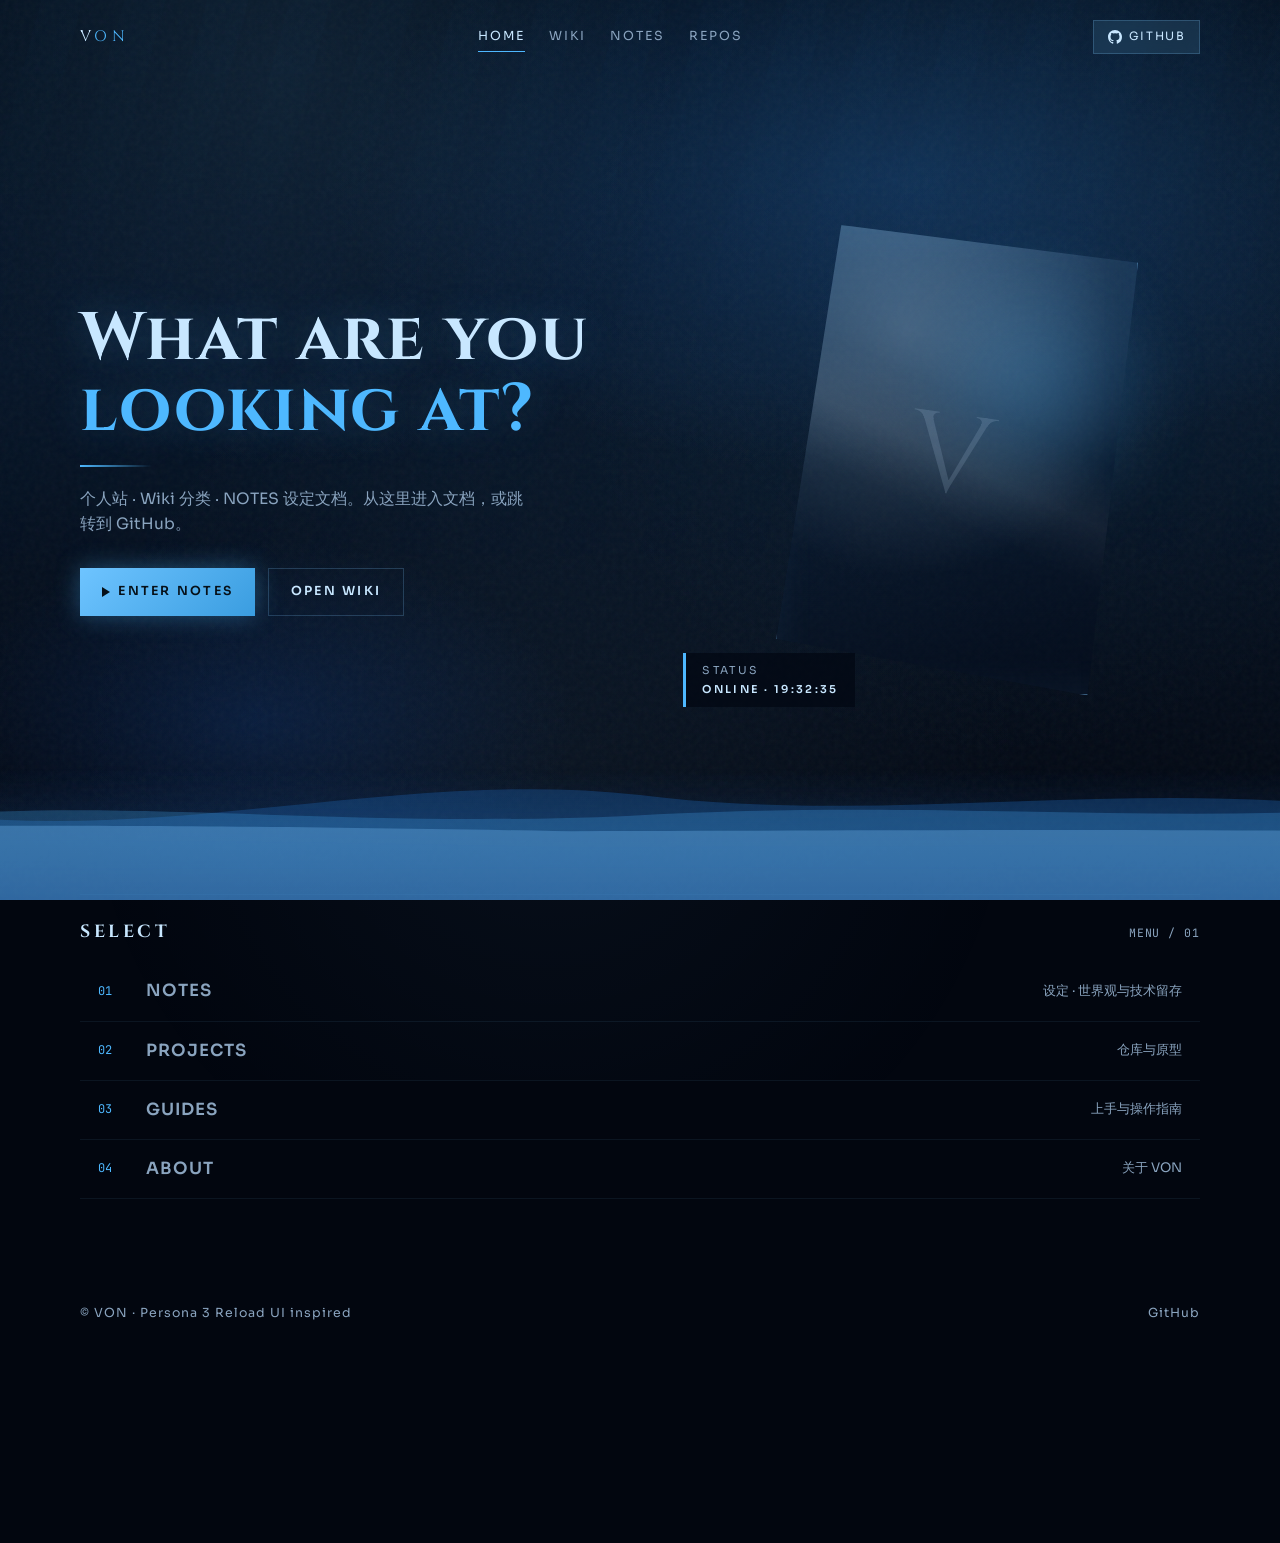
<file: index.html>
<!DOCTYPE html>
<html lang="zh-CN">
<head>
  <meta charset="UTF-8" />
  <meta name="viewport" content="width=device-width, initial-scale=1" />
  <title>VON</title>
  <meta name="description" content="VON — personal site, notes, and GitHub." />
  <link rel="preconnect" href="https://fonts.googleapis.com" />
  <link rel="preconnect" href="https://fonts.gstatic.com" crossorigin />
  <link href="https://fonts.googleapis.com/css2?family=Cinzel:wght@500;700&family=JetBrains+Mono:wght@400;500&family=Sora:wght@400;500;600&display=swap" rel="stylesheet" />
  <link rel="stylesheet" href="assets/css/main.css" />
</head>
<body>
  <div class="sea" aria-hidden="true">
    <div class="sea__caustic"></div>
    <div class="sea__rays"></div>
    <div class="sea__noise"></div>
  </div>
  <div class="bubbles" aria-hidden="true"></div>

  <div class="shell">
    <header class="topbar">
      <a class="topbar__mark" href="index.html">V<span>ON</span></a>
      <nav class="topbar__nav" aria-label="主导航">
        <a href="index.html" aria-current="page">Home</a>
        <a href="wiki/index.html">Wiki</a>
        <a href="wiki/notes.html">NOTES</a>
        <a href="https://github.com/SodaSolas" target="_blank" rel="noopener">Repos</a>
      </nav>
      <a class="topbar__gh" href="https://github.com/SodaSolas" target="_blank" rel="noopener">
        <svg viewBox="0 0 16 16" aria-hidden="true"><path d="M8 0C3.58 0 0 3.58 0 8c0 3.54 2.29 6.53 5.47 7.59.4.07.55-.17.55-.38 0-.19-.01-.82-.01-1.49-2.01.37-2.53-.49-2.69-.94-.09-.23-.48-.94-.82-1.13-.28-.15-.68-.52-.01-.53.63-.01 1.08.58 1.23.82.72 1.21 1.87.87 2.33.66.07-.52.28-.87.51-1.07-1.78-.2-3.64-.89-3.64-3.95 0-.87.31-1.59.82-2.15-.08-.2-.36-1.02.08-2.12 0 0 .67-.21 2.2.82a7.57 7.57 0 0 1 4 0c1.53-1.04 2.2-.82 2.2-.82.44 1.1.16 1.92.08 2.12.51.56.82 1.27.82 2.15 0 3.07-1.87 3.75-3.65 3.95.29.25.54.73.54 1.48 0 1.07-.01 1.93-.01 2.2 0 .21.15.46.55.38A8.01 8.01 0 0 0 16 8c0-4.42-3.58-8-8-8z"/></svg>
        GitHub
      </a>
    </header>

    <main>
      <section class="hero">
        <div>
          <h1 class="hero__brand">What are you<br /><em>looking at?</em></h1>
          <div class="hero__line" aria-hidden="true"></div>
          <p class="hero__sub">个人站 · Wiki 分类 · NOTES 设定文档。从这里进入文档，或跳转到 GitHub。</p>
          <div class="hero__cta">
            <a class="btn btn--primary" href="wiki/notes.html">
              <span class="btn__tri" aria-hidden="true"></span>
              Enter NOTES
            </a>
            <a class="btn btn--ghost" href="wiki/index.html">Open Wiki</a>
          </div>
        </div>

        <div class="shard" aria-hidden="true">
          <div class="shard__glow"></div>
          <div class="shard__frame">
            <div class="shard__portrait">V</div>
          </div>
          <div class="shard__label">
            Status
            <strong>ONLINE · <span data-clock>--:--:--</span></strong>
          </div>
        </div>
      </section>

      <section class="menu-strip" aria-label="快捷入口">
        <div class="menu-strip__head">
          <h2 class="menu-strip__title">Select</h2>
          <span class="menu-strip__meta">MENU / 01</span>
        </div>
        <ul class="menu-list">
          <li>
            <a href="wiki/notes.html">
              <span class="menu-list__idx">01</span>
              <span class="menu-list__name">NOTES</span>
              <span class="menu-list__desc">设定 · 世界观与技术留存</span>
            </a>
          </li>
          <li>
            <a href="wiki/projects.html">
              <span class="menu-list__idx">02</span>
              <span class="menu-list__name">Projects</span>
              <span class="menu-list__desc">仓库与原型</span>
            </a>
          </li>
          <li>
            <a href="wiki/guides.html">
              <span class="menu-list__idx">03</span>
              <span class="menu-list__name">Guides</span>
              <span class="menu-list__desc">上手与操作指南</span>
            </a>
          </li>
          <li>
            <a href="wiki/about.html">
              <span class="menu-list__idx">04</span>
              <span class="menu-list__name">About</span>
              <span class="menu-list__desc">关于 VON</span>
            </a>
          </li>
        </ul>
      </section>
    </main>

    <footer class="footer">
      <span>© VON · Persona 3 Reload UI inspired</span>
      <a href="https://github.com/SodaSolas" target="_blank" rel="noopener">GitHub</a>
    </footer>
  </div>

  <script src="assets/js/main.js"></script>
</body>
</html>
</file>
<file: assets/css/main.css>
/* VON — P3 Reload–inspired personal site */
:root {
  --void: #02060f;
  --abyss: #06101f;
  --depth: #0a1a33;
  --tide: #12355c;
  --foam: #7ec8ff;
  --cyan: #4eb8ff;
  --ice: #c8e7ff;
  --glass: rgba(126, 200, 255, 0.12);
  --glass-strong: rgba(126, 200, 255, 0.22);
  --ink: #061018;
  --mute: #8aa4bf;
  --warn: #ff5a6a;
  --gold: #e8d48b;
  --font-display: "Cinzel", "Times New Roman", serif;
  --font-ui: "Sora", "Segoe UI", sans-serif;
  --font-mono: "JetBrains Mono", ui-monospace, monospace;
  --ease: cubic-bezier(0.22, 1, 0.36, 1);
}

*,
*::before,
*::after {
  box-sizing: border-box;
}

html {
  scroll-behavior: smooth;
}

body {
  margin: 0;
  min-height: 100vh;
  color: var(--ice);
  font-family: var(--font-ui);
  font-weight: 400;
  line-height: 1.55;
  background: var(--void);
  overflow-x: hidden;
}

a {
  color: var(--cyan);
  text-decoration: none;
  transition: color 0.25s var(--ease);
}

a:hover {
  color: var(--ice);
}

img {
  max-width: 100%;
  display: block;
}

/* —— Atmosphere —— */
.sea {
  position: fixed;
  inset: 0;
  z-index: -2;
  background:
    radial-gradient(ellipse 80% 60% at 70% 20%, rgba(30, 90, 160, 0.35), transparent 55%),
    radial-gradient(ellipse 50% 40% at 20% 80%, rgba(10, 40, 90, 0.5), transparent 50%),
    linear-gradient(180deg, #03101f 0%, #061528 40%, #02060f 100%);
}

.sea__caustic {
  position: absolute;
  inset: -20%;
  background:
    radial-gradient(circle at 30% 20%, rgba(126, 200, 255, 0.08), transparent 25%),
    radial-gradient(circle at 70% 40%, rgba(78, 184, 255, 0.06), transparent 30%),
    radial-gradient(circle at 45% 75%, rgba(126, 200, 255, 0.05), transparent 35%);
  animation: drift 18s ease-in-out infinite alternate;
  pointer-events: none;
}

.sea__rays {
  position: absolute;
  inset: 0;
  background: repeating-linear-gradient(
    105deg,
    transparent 0,
    transparent 40px,
    rgba(126, 200, 255, 0.015) 40px,
    rgba(126, 200, 255, 0.015) 80px
  );
  mask-image: linear-gradient(180deg, rgba(0, 0, 0, 0.7), transparent 75%);
  animation: shimmer 12s linear infinite;
  pointer-events: none;
}

.sea__noise {
  position: absolute;
  inset: 0;
  opacity: 0.04;
  background-image: url("data:image/svg+xml,%3Csvg viewBox='0 0 200 200' xmlns='http://www.w3.org/2000/svg'%3E%3Cfilter id='n'%3E%3CfeTurbulence type='fractalNoise' baseFrequency='0.85' numOctaves='4' stitchTiles='stitch'/%3E%3C/filter%3E%3Crect width='100%25' height='100%25' filter='url(%23n)'/%3E%3C/svg%3E");
  pointer-events: none;
}

@keyframes drift {
  from { transform: translate3d(-2%, -1%, 0) scale(1); }
  to { transform: translate3d(2%, 2%, 0) scale(1.05); }
}

@keyframes shimmer {
  from { transform: translateX(0); }
  to { transform: translateX(-80px); }
}

/* —— Bubbles —— */
.bubbles {
  position: fixed;
  inset: 0;
  z-index: -1;
  pointer-events: none;
  overflow: hidden;
}

.bubbles span {
  position: absolute;
  bottom: -40px;
  width: 8px;
  height: 8px;
  border-radius: 50%;
  border: 1px solid rgba(126, 200, 255, 0.35);
  background: rgba(126, 200, 255, 0.06);
  animation: rise linear infinite;
}

@keyframes rise {
  0% { transform: translateY(0) scale(1); opacity: 0; }
  10% { opacity: 0.7; }
  100% { transform: translateY(-110vh) scale(1.4); opacity: 0; }
}

/* —— Shell —— */
.shell {
  width: min(1120px, calc(100% - 2.5rem));
  margin-inline: auto;
}

.topbar {
  display: flex;
  align-items: center;
  justify-content: space-between;
  padding: 1.25rem 0;
  position: relative;
  z-index: 10;
}

.topbar__mark {
  font-family: var(--font-display);
  font-size: 0.95rem;
  letter-spacing: 0.28em;
  text-transform: uppercase;
  color: var(--ice);
}

.topbar__mark span {
  color: var(--cyan);
}

.topbar__nav {
  display: flex;
  gap: 1.5rem;
  align-items: center;
}

.topbar__nav a {
  font-size: 0.78rem;
  letter-spacing: 0.16em;
  text-transform: uppercase;
  color: var(--mute);
  position: relative;
}

.topbar__nav a::after {
  content: "";
  position: absolute;
  left: 0;
  bottom: -0.35rem;
  width: 100%;
  height: 1px;
  background: var(--cyan);
  transform: scaleX(0);
  transform-origin: left;
  transition: transform 0.3s var(--ease);
}

.topbar__nav a:hover,
.topbar__nav a[aria-current="page"] {
  color: var(--ice);
}

.topbar__nav a:hover::after,
.topbar__nav a[aria-current="page"]::after {
  transform: scaleX(1);
}

.topbar__gh {
  display: inline-flex;
  align-items: center;
  gap: 0.45rem;
  padding: 0.45rem 0.85rem;
  border: 1px solid var(--glass-strong);
  background: var(--glass);
  color: var(--ice);
  font-size: 0.72rem;
  letter-spacing: 0.14em;
  text-transform: uppercase;
  backdrop-filter: blur(8px);
  transition: background 0.25s var(--ease), border-color 0.25s var(--ease), transform 0.25s var(--ease);
}

.topbar__gh:hover {
  background: var(--glass-strong);
  border-color: var(--cyan);
  color: var(--ice);
  transform: translateY(-1px);
}

.topbar__gh svg {
  width: 14px;
  height: 14px;
  fill: currentColor;
}

/* —— Hero —— */
.hero {
  display: grid;
  grid-template-columns: 1.05fr 0.95fr;
  gap: 2rem;
  align-items: center;
  min-height: calc(100vh - 5rem);
  padding-bottom: 3rem;
}

.hero__brand {
  font-family: var(--font-display);
  font-size: clamp(2.4rem, 5.5vw, 4.2rem);
  font-weight: 700;
  line-height: 1.05;
  letter-spacing: 0.02em;
  margin: 0 0 1.25rem;
  color: var(--ice);
  text-shadow: 0 0 40px rgba(78, 184, 255, 0.25);
  animation: rise-in 0.9s var(--ease) both;
}

.hero__brand em {
  font-style: normal;
  color: var(--cyan);
  display: inline;
}

.hero__line {
  width: 4.5rem;
  height: 2px;
  background: linear-gradient(90deg, var(--cyan), transparent);
  margin-bottom: 1.25rem;
  animation: rise-in 0.9s var(--ease) 0.1s both;
}

.hero__headline {
  margin: 0 0 0.75rem;
  font-size: clamp(1.05rem, 2vw, 1.35rem);
  font-weight: 500;
  letter-spacing: 0.04em;
  color: var(--ice);
  animation: rise-in 0.9s var(--ease) 0.15s both;
}

.hero__sub {
  margin: 0 0 2rem;
  max-width: 28rem;
  color: var(--mute);
  font-size: 0.98rem;
  animation: rise-in 0.9s var(--ease) 0.22s both;
}

.hero__cta {
  display: flex;
  flex-wrap: wrap;
  gap: 0.85rem;
  animation: rise-in 0.9s var(--ease) 0.3s both;
}

.btn {
  display: inline-flex;
  align-items: center;
  gap: 0.55rem;
  padding: 0.85rem 1.35rem;
  font-family: var(--font-ui);
  font-size: 0.78rem;
  font-weight: 600;
  letter-spacing: 0.18em;
  text-transform: uppercase;
  border: none;
  cursor: pointer;
  transition: transform 0.25s var(--ease), box-shadow 0.25s var(--ease), background 0.25s var(--ease);
}

.btn--primary {
  background: linear-gradient(135deg, #6ec4ff, #3a9de0);
  color: var(--ink);
  box-shadow: 0 0 24px rgba(78, 184, 255, 0.35);
}

.btn--primary:hover {
  transform: translateY(-2px);
  color: var(--ink);
  box-shadow: 0 0 36px rgba(78, 184, 255, 0.5);
}

.btn--ghost {
  background: transparent;
  color: var(--ice);
  border: 1px solid var(--glass-strong);
  backdrop-filter: blur(6px);
}

.btn--ghost:hover {
  border-color: var(--cyan);
  color: var(--ice);
  transform: translateY(-2px);
}

.btn__tri {
  width: 0;
  height: 0;
  border-style: solid;
  border-width: 5px 0 5px 8px;
  border-color: transparent transparent transparent currentColor;
}

@keyframes rise-in {
  from {
    opacity: 0;
    transform: translateY(18px);
  }
  to {
    opacity: 1;
    transform: translateY(0);
  }
}

/* —— Glass shard visual —— */
.shard {
  position: relative;
  height: min(68vh, 560px);
  animation: rise-in 1.1s var(--ease) 0.2s both;
}

.shard__frame {
  position: absolute;
  inset: 8% 12% 8% 18%;
  background:
    linear-gradient(160deg, rgba(126, 200, 255, 0.18), rgba(10, 30, 60, 0.2) 45%, rgba(4, 12, 28, 0.55)),
    linear-gradient(25deg, transparent 40%, rgba(255, 255, 255, 0.08) 50%, transparent 60%);
  clip-path: polygon(18% 0%, 100% 8%, 86% 100%, 0% 88%);
  border: 1px solid rgba(126, 200, 255, 0.35);
  box-shadow:
    0 0 60px rgba(78, 184, 255, 0.15),
    inset 0 0 40px rgba(126, 200, 255, 0.08);
  overflow: hidden;
}

.shard__frame::before {
  content: "";
  position: absolute;
  inset: -20%;
  background: radial-gradient(circle at 40% 30%, rgba(200, 231, 255, 0.25), transparent 45%);
  animation: drift 10s ease-in-out infinite alternate;
}

.shard__portrait {
  position: absolute;
  inset: 0;
  display: grid;
  place-items: center;
  font-family: var(--font-display);
  font-size: clamp(4rem, 10vw, 7rem);
  letter-spacing: 0.12em;
  color: rgba(200, 231, 255, 0.15);
  transform: rotate(8deg);
  user-select: none;
}

.shard__glow {
  position: absolute;
  width: 55%;
  height: 55%;
  right: 5%;
  top: 10%;
  background: radial-gradient(circle, rgba(78, 184, 255, 0.35), transparent 65%);
  filter: blur(30px);
  animation: pulse 5s ease-in-out infinite;
}

.shard__label {
  position: absolute;
  left: 0;
  bottom: 6%;
  padding: 0.55rem 1rem;
  background: rgba(2, 8, 18, 0.72);
  border-left: 3px solid var(--cyan);
  font-size: 0.68rem;
  letter-spacing: 0.22em;
  text-transform: uppercase;
  color: var(--mute);
  backdrop-filter: blur(8px);
}

.shard__label strong {
  display: block;
  color: var(--ice);
  font-weight: 600;
  margin-top: 0.15rem;
}

@keyframes pulse {
  0%, 100% { opacity: 0.55; transform: scale(1); }
  50% { opacity: 1; transform: scale(1.08); }
}

/* —— Menu strip (P3-like) —— */
.menu-strip {
  margin: 0 0 4.5rem;
  padding: 1.5rem 0 0;
  border-top: 1px solid var(--glass);
}

.menu-strip__head {
  display: flex;
  justify-content: space-between;
  align-items: baseline;
  margin-bottom: 1rem;
}

.menu-strip__title {
  margin: 0;
  font-family: var(--font-display);
  font-size: 1.1rem;
  letter-spacing: 0.2em;
  text-transform: uppercase;
}

.menu-strip__meta {
  font-family: var(--font-mono);
  font-size: 0.72rem;
  color: var(--mute);
  letter-spacing: 0.08em;
}

.menu-list {
  list-style: none;
  margin: 0;
  padding: 0;
}

.menu-list li a {
  display: grid;
  grid-template-columns: auto 1fr auto;
  gap: 1rem;
  align-items: center;
  padding: 1rem 1.1rem;
  color: var(--mute);
  border-bottom: 1px solid rgba(126, 200, 255, 0.08);
  position: relative;
  overflow: hidden;
  transition: color 0.25s var(--ease), padding-left 0.3s var(--ease);
}

.menu-list li a::before {
  content: "";
  position: absolute;
  inset: 0 auto 0 0;
  width: 0;
  background: linear-gradient(90deg, rgba(78, 184, 255, 0.22), transparent);
  transition: width 0.35s var(--ease);
}

.menu-list li a:hover,
.menu-list li a:focus-visible {
  color: var(--ink);
  padding-left: 1.5rem;
}

.menu-list li a:hover::before,
.menu-list li a:focus-visible::before {
  width: 100%;
}

.menu-list__idx {
  font-family: var(--font-mono);
  font-size: 0.75rem;
  color: var(--cyan);
  min-width: 2rem;
}

.menu-list__name {
  font-size: 1.05rem;
  font-weight: 600;
  letter-spacing: 0.06em;
  text-transform: uppercase;
  position: relative;
  z-index: 1;
}

.menu-list__desc {
  font-size: 0.82rem;
  position: relative;
  z-index: 1;
  text-align: right;
}

.menu-list li a:hover .menu-list__name,
.menu-list li a:hover .menu-list__desc,
.menu-list li a:hover .menu-list__idx {
  color: inherit;
}

/* —— Page sections —— */
.page-head {
  padding: 2.5rem 0 2rem;
  animation: rise-in 0.7s var(--ease) both;
}

.page-head__kicker {
  margin: 0 0 0.6rem;
  font-size: 0.72rem;
  letter-spacing: 0.28em;
  text-transform: uppercase;
  color: var(--cyan);
}

.page-head h1 {
  margin: 0 0 0.75rem;
  font-family: var(--font-display);
  font-size: clamp(2rem, 5vw, 3.2rem);
  letter-spacing: 0.08em;
  line-height: 1.1;
}

.page-head p {
  margin: 0;
  max-width: 36rem;
  color: var(--mute);
}

.wiki-grid {
  display: grid;
  grid-template-columns: repeat(2, 1fr);
  gap: 1.25rem;
  margin-bottom: 4rem;
}

.wiki-cat {
  display: block;
  padding: 1.5rem 1.4rem 1.35rem;
  background: linear-gradient(145deg, rgba(18, 53, 92, 0.35), rgba(6, 16, 31, 0.6));
  border: 1px solid rgba(126, 200, 255, 0.18);
  color: inherit;
  position: relative;
  overflow: hidden;
  transition: border-color 0.3s var(--ease), transform 0.3s var(--ease), box-shadow 0.3s var(--ease);
  animation: rise-in 0.7s var(--ease) both;
}

.wiki-cat:nth-child(1) { animation-delay: 0.05s; }
.wiki-cat:nth-child(2) { animation-delay: 0.12s; }
.wiki-cat:nth-child(3) { animation-delay: 0.18s; }
.wiki-cat:nth-child(4) { animation-delay: 0.24s; }

.wiki-cat::after {
  content: "";
  position: absolute;
  top: 0;
  right: 0;
  width: 48px;
  height: 48px;
  background: linear-gradient(135deg, transparent 50%, rgba(78, 184, 255, 0.25) 50%);
}

.wiki-cat:hover {
  border-color: var(--cyan);
  transform: translateY(-3px);
  box-shadow: 0 12px 40px rgba(0, 40, 90, 0.35);
  color: inherit;
}

.wiki-cat__code {
  font-family: var(--font-mono);
  font-size: 0.7rem;
  color: var(--cyan);
  letter-spacing: 0.12em;
}

.wiki-cat h2 {
  margin: 0.55rem 0 0.45rem;
  font-size: 1.35rem;
  letter-spacing: 0.08em;
  text-transform: uppercase;
}

.wiki-cat p {
  margin: 0;
  color: var(--mute);
  font-size: 0.9rem;
}

/* —— Doc article —— */
.doc {
  display: grid;
  grid-template-columns: 220px 1fr;
  gap: 2rem;
  margin-bottom: 4rem;
  animation: rise-in 0.7s var(--ease) both;
}

.doc__side {
  position: sticky;
  top: 1.5rem;
  align-self: start;
}

.doc__side h2 {
  margin: 0 0 0.85rem;
  font-size: 0.72rem;
  letter-spacing: 0.2em;
  text-transform: uppercase;
  color: var(--mute);
  font-weight: 500;
}

.doc__side ul {
  list-style: none;
  margin: 0;
  padding: 0;
  border-left: 1px solid var(--glass-strong);
}

.doc__side a {
  display: block;
  padding: 0.45rem 0 0.45rem 0.9rem;
  color: var(--mute);
  font-size: 0.85rem;
  border-left: 2px solid transparent;
  margin-left: -1px;
}

.doc__side a:hover,
.doc__side a[aria-current="page"] {
  color: var(--ice);
  border-left-color: var(--cyan);
}

.doc__body {
  padding: 1.5rem 1.6rem 1.75rem;
  background: rgba(6, 16, 31, 0.55);
  border: 1px solid rgba(126, 200, 255, 0.14);
  backdrop-filter: blur(10px);
}

.doc__body h2 {
  margin: 0 0 0.85rem;
  font-family: var(--font-display);
  font-size: 1.45rem;
  letter-spacing: 0.06em;
}

.doc__body h3 {
  margin: 1.6rem 0 0.55rem;
  font-size: 1rem;
  letter-spacing: 0.08em;
  text-transform: uppercase;
  color: var(--cyan);
}

.doc__body p,
.doc__body li {
  color: var(--mute);
  font-size: 0.95rem;
}

.doc__body ul {
  padding-left: 1.2rem;
}

.doc__body code {
  font-family: var(--font-mono);
  font-size: 0.85em;
  color: var(--foam);
  background: rgba(78, 184, 255, 0.1);
  padding: 0.1em 0.35em;
}

.gh-link {
  display: inline-flex;
  align-items: center;
  gap: 0.5rem;
  margin-top: 1rem;
  padding: 0.65rem 0.95rem;
  border: 1px solid var(--glass-strong);
  background: var(--glass);
  color: var(--ice);
  font-size: 0.78rem;
  letter-spacing: 0.12em;
  text-transform: uppercase;
}

.gh-link:hover {
  border-color: var(--cyan);
  color: var(--ice);
}

.gh-link svg {
  width: 15px;
  height: 15px;
  fill: currentColor;
}

/* —— Footer —— */
.footer {
  padding: 2rem 0 2.5rem;
  border-top: 1px solid var(--glass);
  display: flex;
  flex-wrap: wrap;
  justify-content: space-between;
  gap: 1rem;
  color: var(--mute);
  font-size: 0.78rem;
  letter-spacing: 0.08em;
}

.footer a {
  color: var(--mute);
}

.footer a:hover {
  color: var(--cyan);
}

/* —— Responsive —— */
@media (max-width: 860px) {
  .hero {
    grid-template-columns: 1fr;
    min-height: auto;
    padding-top: 1rem;
    gap: 2.5rem;
  }

  .shard {
    height: 42vh;
    order: -1;
  }

  .wiki-grid {
    grid-template-columns: 1fr;
  }

  .doc {
    grid-template-columns: 1fr;
  }

  .doc__side {
    position: static;
  }

  .menu-list li a {
    grid-template-columns: auto 1fr;
  }

  .menu-list__desc {
    grid-column: 2;
    text-align: left;
  }

  .topbar__nav {
    display: none;
  }
}

/* —— Doc prose —— */
.doc__lede {
  margin: 0 0 1.5rem;
  padding: 0.9rem 1rem;
  border-left: 3px solid var(--cyan);
  background: rgba(78, 184, 255, 0.08);
  color: var(--ice);
  font-size: 0.95rem;
}

.doc__body h2 {
  scroll-margin-top: 1.5rem;
}

.doc__body table {
  width: 100%;
  border-collapse: collapse;
  margin: 0.85rem 0 1.25rem;
  font-size: 0.88rem;
}

.doc__body th,
.doc__body td {
  border: 1px solid rgba(126, 200, 255, 0.18);
  padding: 0.55rem 0.7rem;
  text-align: left;
  vertical-align: top;
}

.doc__body th {
  background: rgba(78, 184, 255, 0.12);
  color: var(--ice);
  font-weight: 600;
  letter-spacing: 0.04em;
}

.doc__body td {
  color: var(--mute);
}

.doc__body pre {
  margin: 0.85rem 0 1.25rem;
  padding: 1rem 1.1rem;
  overflow-x: auto;
  background: rgba(2, 8, 18, 0.75);
  border: 1px solid rgba(126, 200, 255, 0.16);
  color: var(--foam);
  font-family: var(--font-mono);
  font-size: 0.78rem;
  line-height: 1.45;
  white-space: pre;
}

.doc__body ol {
  padding-left: 1.2rem;
  color: var(--mute);
}

.doc__body .meta {
  margin: 0 0 1rem;
  font-size: 0.78rem;
  letter-spacing: 0.06em;
  color: var(--cyan);
}

.doc__toc a {
  font-size: 0.82rem;
}

.wiki-grid--setting {
  grid-template-columns: repeat(2, 1fr);
}

@media (max-width: 860px) {
  .wiki-grid--setting {
    grid-template-columns: 1fr;
  }
}

/* —— Sea waves (bottom on home, top on tabs) —— */
.waves {
  position: fixed;
  left: 0;
  right: 0;
  height: min(28vh, 220px);
  z-index: 6;
  pointer-events: none;
  overflow: hidden;
  transition:
    top 1s var(--ease),
    bottom 1s var(--ease),
    transform 1s var(--ease),
    height 1s var(--ease);
}

/* Surface: resting at bottom */
.is-home .waves,
.waves.is-bottom {
  top: auto;
  bottom: 0;
  transform: none;
}

/* Underwater: locked at top, flipped so crest faces content */
.is-tab .waves,
.waves.is-top {
  top: 0;
  bottom: auto;
  transform: scaleY(-1);
}

.is-tab .waves__glow,
.waves.is-top .waves__glow {
  background: linear-gradient(180deg, rgba(20, 70, 140, 0.4), transparent);
}

.waves__svg {
  position: absolute;
  left: -5%;
  bottom: 0;
  width: 110%;
  height: 100%;
  display: block;
}

.waves__svg--back { opacity: 0.9; transform: translateY(8px); }
.waves__svg--mid { opacity: 0.95; }
.waves__svg--front {
  filter: drop-shadow(0 -8px 24px rgba(78, 184, 255, 0.25));
}

.waves__glow {
  position: absolute;
  left: 0;
  right: 0;
  bottom: 0;
  height: 60%;
  background: linear-gradient(180deg, transparent, rgba(20, 70, 140, 0.35));
}

.is-home .shell {
  padding-bottom: min(22vh, 180px);
}

.is-home .footer {
  position: relative;
  z-index: 3;
  border-top-color: transparent;
}

/* Rising to top while leaving home */
body.is-diving .waves {
  top: 0 !important;
  bottom: auto !important;
  height: min(36vh, 280px);
  transform: scaleY(-1);
  z-index: 1001;
}

/* Descending to bottom while returning home */
body.is-surfacing .waves {
  top: auto !important;
  bottom: 0 !important;
  height: min(28vh, 220px);
  transform: none;
  z-index: 1001;
}

/* —— Dive / surface transition —— */
.dive-veil {
  position: fixed;
  inset: 0;
  z-index: 1000;
  pointer-events: none;
  opacity: 0;
  visibility: hidden;
}

.dive-veil__water {
  position: absolute;
  inset: 0;
  background:
    radial-gradient(ellipse 80% 50% at 50% 120%, rgba(78, 184, 255, 0.55), transparent 55%),
    linear-gradient(180deg, rgba(2, 10, 24, 0) 0%, rgba(6, 40, 90, 0.75) 45%, rgba(2, 20, 50, 0.96) 100%);
  transform: translateY(100%);
}

.dive-veil__ripples {
  position: absolute;
  inset: 0;
  background:
    radial-gradient(circle at 30% 40%, rgba(126, 200, 255, 0.2), transparent 20%),
    radial-gradient(circle at 70% 55%, rgba(78, 184, 255, 0.15), transparent 25%);
  opacity: 0;
  mix-blend-mode: screen;
}

.dive-veil__label {
  position: absolute;
  left: 50%;
  top: 42%;
  transform: translate(-50%, -50%);
  font-family: var(--font-mono);
  font-size: 0.78rem;
  letter-spacing: 0.45em;
  color: var(--foam);
  opacity: 0;
  text-shadow: 0 0 20px rgba(78, 184, 255, 0.6);
}

body.is-diving,
body.is-surfacing {
  overflow: hidden;
}

body.is-diving .shell {
  animation: dive-sink 1s var(--ease) forwards;
}

body.is-surfacing .shell {
  animation: surface-fade 1s var(--ease) forwards;
}

body.is-diving .dive-veil,
body.is-surfacing .dive-veil {
  visibility: visible;
  opacity: 1;
  pointer-events: all;
}

body.is-diving .dive-veil__water {
  animation: dive-flood 1s var(--ease) forwards;
}

body.is-surfacing .dive-veil__water {
  animation: surface-drain 1s var(--ease) forwards;
}

body.is-diving .dive-veil__ripples,
body.is-surfacing .dive-veil__ripples {
  animation: dive-ripple 1s ease-out forwards;
}

body.is-diving .dive-veil__label,
body.is-surfacing .dive-veil__label {
  animation: dive-label 1s ease-out forwards;
}

@keyframes dive-sink {
  to {
    opacity: 0;
    transform: translateY(48px) scale(0.98);
    filter: blur(4px);
  }
}

@keyframes surface-fade {
  to {
    opacity: 0;
    transform: translateY(-28px) scale(0.99);
    filter: blur(3px);
  }
}

@keyframes dive-flood {
  from { transform: translateY(100%); }
  to { transform: translateY(0); }
}

@keyframes surface-drain {
  from { transform: translateY(0); opacity: 1; }
  to { transform: translateY(-40%); opacity: 0; }
}

@keyframes dive-ripple {
  0% { opacity: 0; transform: scale(0.9); }
  40% { opacity: 0.8; }
  100% { opacity: 0.35; transform: scale(1.1); }
}

@keyframes dive-label {
  0% { opacity: 0; letter-spacing: 0.8em; }
  40% { opacity: 1; }
  100% { opacity: 0.85; letter-spacing: 0.45em; }
}

/* Arrive underwater — waves already at top */
body.is-diving-in .dive-veil {
  visibility: visible;
  opacity: 1;
}

body.is-diving-in .dive-veil__water {
  transform: translateY(0);
}

body.is-diving-in .shell {
  opacity: 0;
  transform: translateY(-36px);
}

body.is-diving-in-done .dive-veil {
  transition: opacity 0.7s var(--ease);
  opacity: 0;
}

body.is-diving-in-done .shell {
  transition: opacity 0.8s var(--ease), transform 0.8s var(--ease);
  opacity: 1;
  transform: translateY(0);
}

body.is-diving-in-done .float-tri {
  animation: float-tri-in 0.9s var(--ease) 0.25s both, float-y 6s ease-in-out 1.2s infinite;
}

/* Arrive on surface — waves settle at bottom */
body.is-surfacing-in .waves {
  top: auto;
  bottom: 0;
  transform: none;
}

body.is-surfacing-in .shell {
  opacity: 0;
  transform: translateY(24px);
}

body.is-surfacing-in-done .shell {
  transition: opacity 0.75s var(--ease), transform 0.75s var(--ease);
  opacity: 1;
  transform: translateY(0);
}

/* —— Floating triangle portrait —— */
.float-tri {
  position: fixed;
  right: clamp(0.75rem, 3vw, 2.5rem);
  top: 52%;
  transform: translateY(-50%);
  z-index: 8;
  width: min(240px, 26vw);
  pointer-events: none;
  animation: float-y 6s ease-in-out infinite;
}

.is-home .float-tri {
  display: none;
}

.float-tri__glow {
  position: absolute;
  inset: 10% 5% 0;
  background: radial-gradient(circle at 50% 40%, rgba(78, 184, 255, 0.45), transparent 65%);
  filter: blur(22px);
  opacity: 0.8;
}

.float-tri__frame {
  position: relative;
  aspect-ratio: 1 / 1.12;
  clip-path: polygon(50% 0%, 100% 88%, 82% 100%, 18% 100%, 0% 88%);
  background:
    linear-gradient(160deg, rgba(126, 200, 255, 0.35), rgba(10, 30, 60, 0.5) 55%, rgba(4, 14, 32, 0.85));
  box-shadow: 0 0 0 1px rgba(126, 200, 255, 0.4);
  overflow: hidden;
  filter: drop-shadow(0 12px 28px rgba(0, 40, 100, 0.45)) drop-shadow(0 0 18px rgba(78, 184, 255, 0.35));
}

.float-tri__frame::before {
  content: "";
  position: absolute;
  inset: 0;
  background: linear-gradient(25deg, transparent 40%, rgba(255, 255, 255, 0.14) 50%, transparent 60%);
  z-index: 2;
  pointer-events: none;
}

.float-tri__frame::after {
  content: "";
  position: absolute;
  inset: 0;
  border: 1px solid rgba(126, 200, 255, 0.55);
  clip-path: inherit;
  z-index: 3;
  pointer-events: none;
  mix-blend-mode: screen;
}

.float-tri__img {
  position: absolute;
  inset: 0;
  width: 100%;
  height: 100%;
  object-fit: cover;
  object-position: center top;
  opacity: 0;
  transition: opacity 0.4s var(--ease);
}

.float-tri.has-image .float-tri__img {
  opacity: 1;
}

.float-tri.has-image .float-tri__placeholder {
  display: none;
}

.float-tri__placeholder {
  position: absolute;
  inset: 0;
  display: grid;
  place-items: center;
  font-family: var(--font-mono);
  font-size: 0.72rem;
  letter-spacing: 0.35em;
  color: rgba(200, 231, 255, 0.35);
  z-index: 1;
}

.float-tri__caption {
  margin-top: 0.75rem;
  text-align: center;
  font-family: var(--font-mono);
  font-size: 0.62rem;
  letter-spacing: 0.28em;
  color: var(--mute);
}

@keyframes float-y {
  0%, 100% { transform: translateY(-50%) translateX(0); }
  50% { transform: translateY(calc(-50% - 10px)) translateX(-4px); }
}

@keyframes float-tri-in {
  from {
    opacity: 0;
    transform: translateY(-40%) translateX(24px);
  }
  to {
    opacity: 1;
    transform: translateY(-50%) translateX(0);
  }
}

.is-tab .shell {
  width: min(1120px, calc(100% - 2.5rem - min(260px, 28vw)));
  margin-right: auto;
  margin-left: max(1.25rem, calc((100% - 1120px) / 2));
  padding-right: 0.5rem;
  padding-top: min(10vh, 72px);
}

@media (max-width: 960px) {
  .float-tri {
    display: none;
  }

  .is-tab .shell {
    width: min(1120px, calc(100% - 2.5rem));
    margin-inline: auto;
  }
}
</file>
